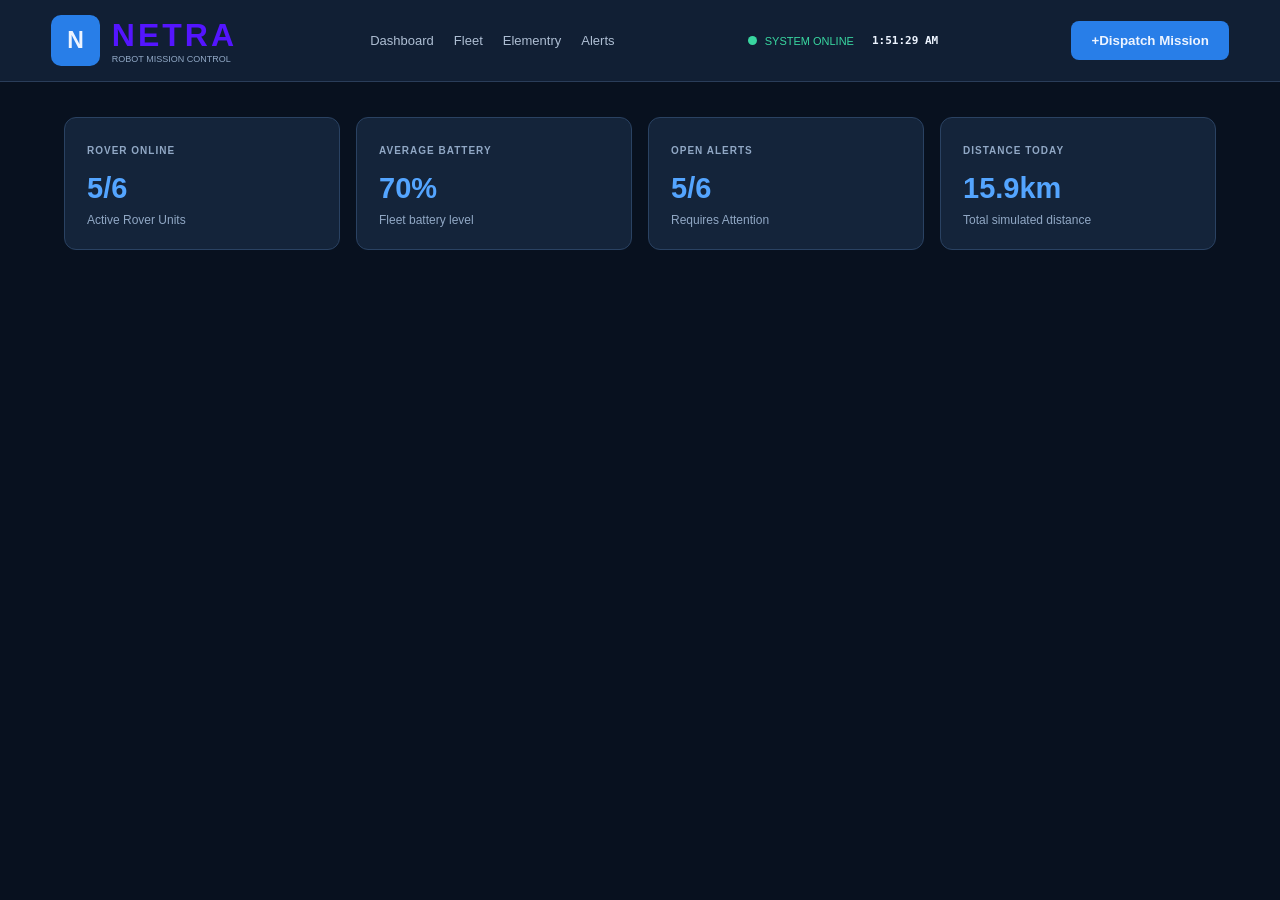
<file: index.html>
<!DOCTYPE html>
<html lang="en">
<head>
    <meta charset="UTF-8">
    <meta name="viewport" content="width=device-width, initial-scale=1.0">
    <title>Netra Robot Project</title>
    <link rel="stylesheet" href="style.css">
</head>
<body>
    <header class="topbar">
       <div class="brand">
        <div class="brand-logo"> N </div>
        <div>
        <h1>NETRA</h1>
        <p>ROBOT MISSION CONTROL</p>
        </div>
        </div>
        <nav>
            <a href="#dashboard">Dashboard</a>
            <a href="#fleet">Fleet</a>
            <a href="#elementry">Elementry</a>
            <a href="#alerts">Alerts</a>
        </nav>
        <div class="header-right">
            <span class="online-dot"></span>
            <span>SYSTEM ONLINE</span>
            <strong id="clock">--;--;--</strong>
        </div>
        <button id="dispatch-open" type="button"> +Dispatch Mission</button>
        <script src="script.js"></script>
    </header>
    <main class="page">
        <section class="kpi-grid ">
            <article class="kpi-card">
                <span>ROVER ONLINE</span>
                <h2 id="online-count">5/6</h2>
                <p>Active Rover Units</p>
            </article>

            <article class="kpi-card">
                <span>AVERAGE BATTERY</span>
                <h2 id="average-battery">70%</h2>
                <p>Fleet battery level</p>
            </article>
            <article class="kpi-card">
                <span>OPEN ALERTS</span>
                <h2 id="alerts-count">5/6</h2>
                <p>Requires Attention</p>

            </article>
            <article class="kpi-card">
                <span>DISTANCE TODAY</span>
                <h2 id="distance">15.9km</h2>
                <p>Total simulated distance</p>

            </article>
        </section>

    </main>

</body>
</html>
</file>
<file: style.css>
*{
    box-sizing: border-box;
    margin:0;
    padding:0;
}
html{
    scroll-behavior:smooth;
}
body{
    background:#08111f;
    color:#edf4ff;
    font-family: Arial,Helvetica,sans-serif;
    min-height: 100vh;

}
button, input,select{
    font-family: inherit;
}
button{
    background: #287ee8;
    border:0;
    color:#edf4ff;
    padding:12px 20px;
    border-radius: 8px;
    cursor:pointer ;
    font-weight:bold;
}
button:hover{
    background: #07dafb;
}
.topbar{
    min-height:82px;
    display:flex;
    align-items: center;
    justify-content: space-between;
    gap:20px;
    background:#111f34;
    border-bottom: 1px solid #2a3d59;
    padding: 15px 4%;
}
.brand{
      display:flex;
      align-items: center;
      gap:12px;
}
.brand-logo{
      background:#287ee8;
      border-radius:10px;
      padding:12px 16px;
      font-size:23px;
      font-weight:bold ;
}
.brand h1{
    color:#5415ff;
    letter-spacing: 3px;
}
.brand p{
    font-size:9px;
    color:#91a8c5;
}
nav{
    display:flex;
    gap:20px

}
nav a{
    color:#aebed3;
    text-decoration: none;
    font-size:13px;
}
nav a:hover{
    color:#54a5ff;
}
.header-right{
    display:flex;
    align-items:center ;
    gap:8px;
    color:#39d6a0;
    font-size: 11px;
}
.online-dot{
    width:9px;
    height:9px;
    background: #39d6a0;
    border-radius:50%;
}
#clock{
    color:#edf4ff;
    margin-left:10px;
    font-family:monospace;
}
.page{
    padding:35px  5%;
}
.page p{
   color:#91a8c5;
}
.kpi-grid{
    display:grid;
    grid-template-columns:repeat(4,1fr);
    gap:16px;
    margin-bottom:30px;
}
.kpi-card{
    background:#14243a;
    border:1px solid #2a4262;
    border-radius: 12px;
    padding:22px;
    transition: 0.2s;
}
.kpi-card:hover{
     border-color: #438cff;
     transform:translateY(-3px);
}
.kpi-card span{
     color:#91a8c5;
     font-size: 10px;
     letter-spacing:1px;
     font-weight:bold;
}
.kpi-card h2{
    color:#54a5ff;
    font-size:29px;
    margin:14px 0 8px;
}
.kpi-card p{
    color:#91a8c5;
    font-size:12px;
}
</file>
